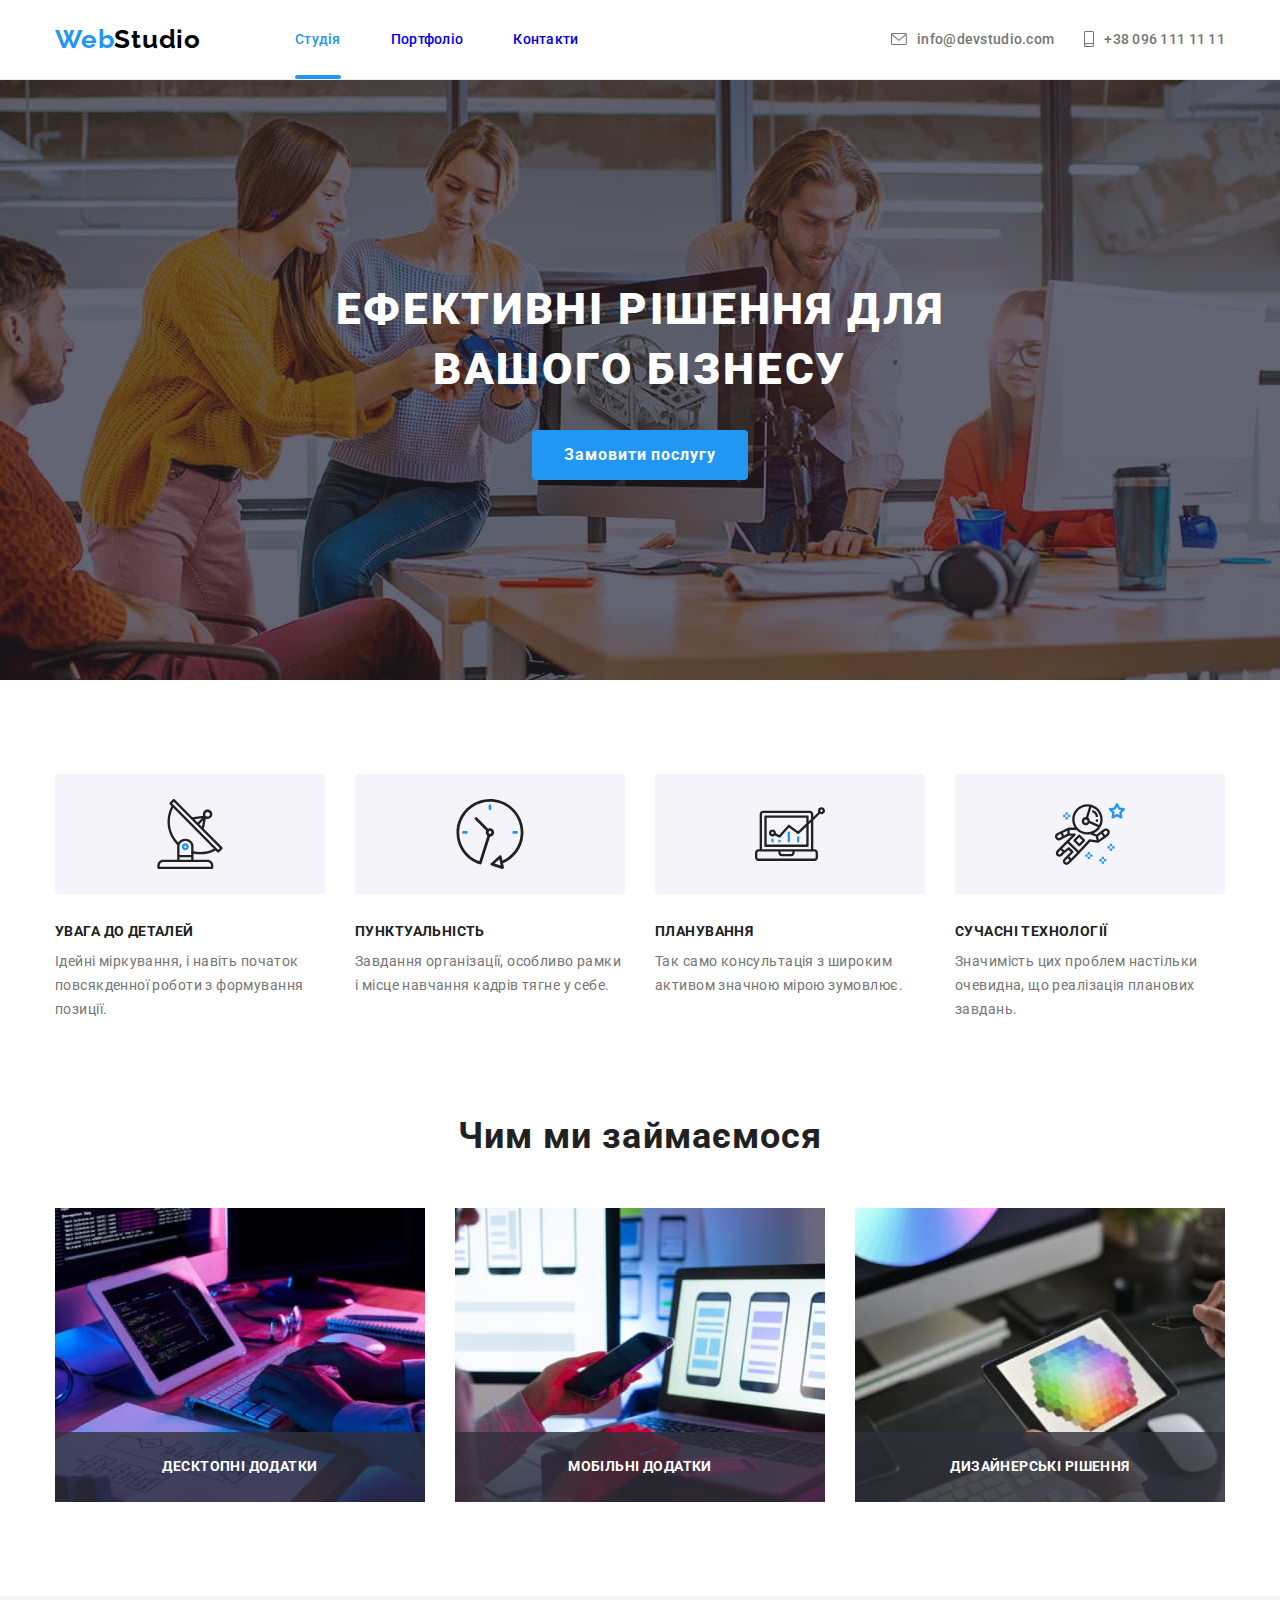
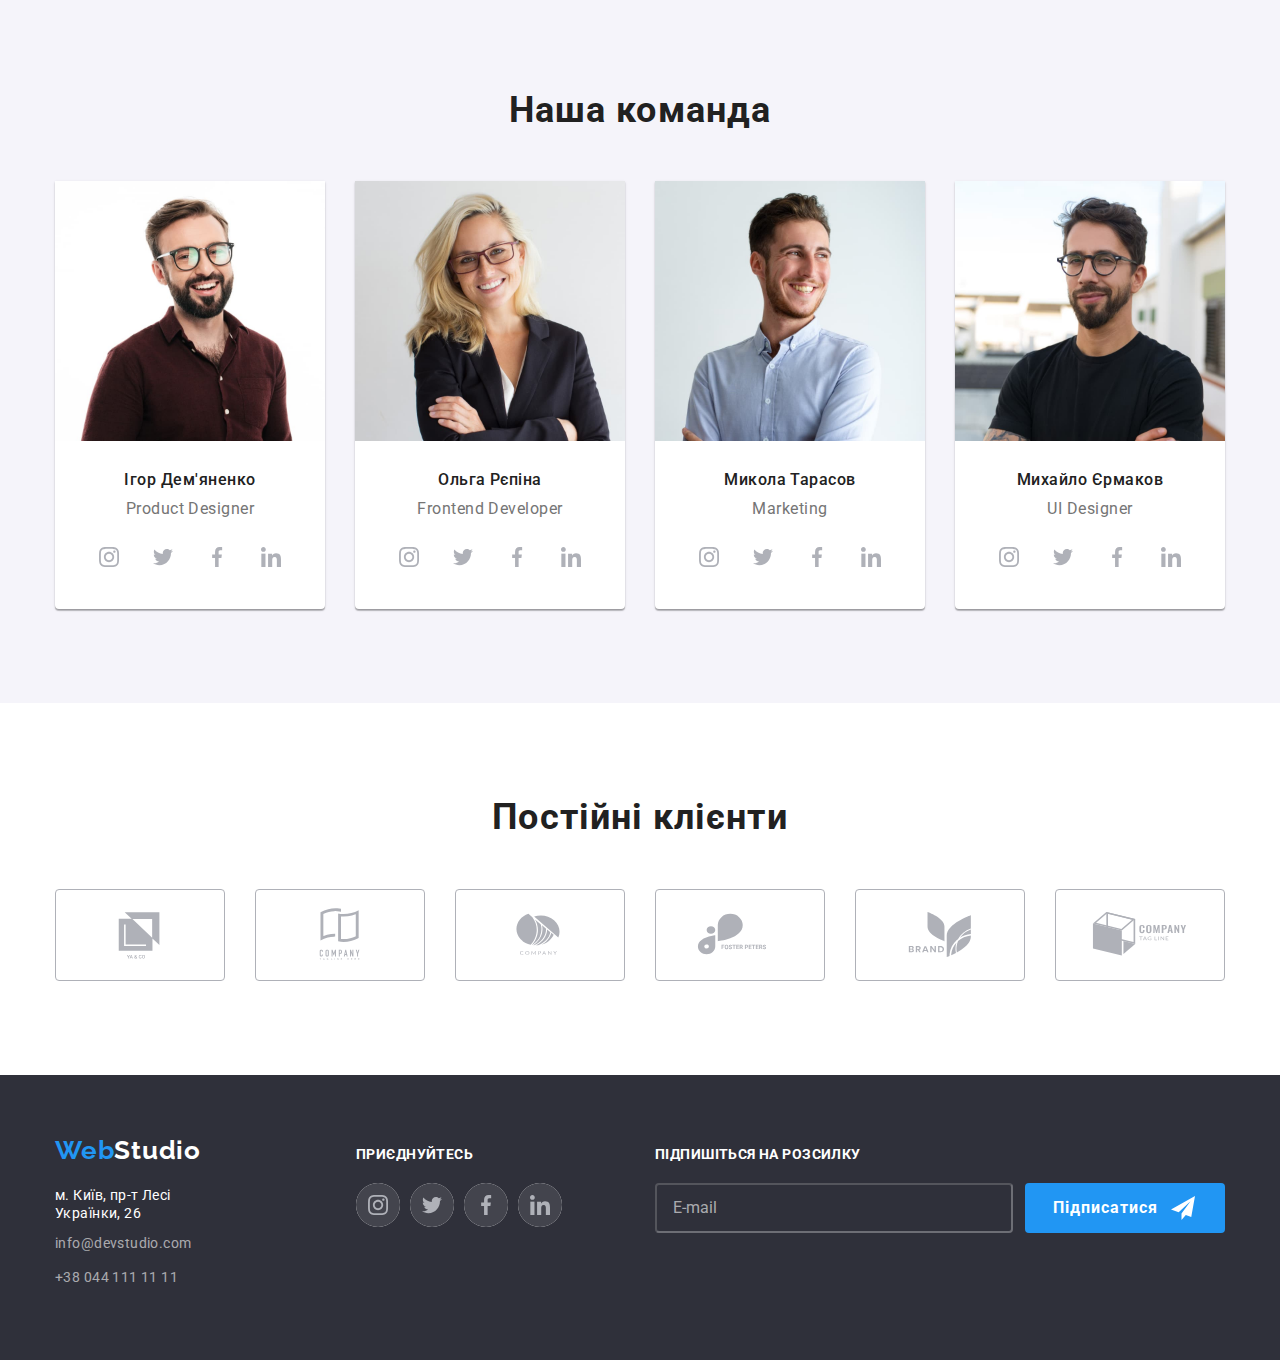
<file: index.html>
<!DOCTYPE html>
<html lang="en">
  <head>
    <meta charset="UTF-8" />
    <meta http-equiv="X-UA-Compatible" content="IE=edge" />
    <meta name="viewport" content="width=device-width, initial-scale=1.0" />
    <title>WebStudio</title>
    <link rel="preconnect" href="https://fonts.googleapis.com" />
    <link rel="preconnect" href="https://fonts.gstatic.com" crossorigin />
    <link
      href="https://fonts.googleapis.com/css2?family=Montserrat:wght@400;700&family=Raleway:wght@700&family=Roboto:wght@400;500;700;900&display=swap"
      rel="stylesheet"
    />
    <link
      rel="stylesheet"
      href="https://cdnjs.cloudflare.com/ajax/libs/modern-normalize/1.1.0/modern-normalize.min.css"
    />
    <link rel="stylesheet" href="./css/main.min.css" />
    <!-- <link rel="stylesheet" href="./css/styles.css" /> -->
  </head>

  <body>
    <header class="header">
      <div class="header__container main-nav">
        <nav class="header__navigation main-nav">
          <a class="logo link" href="./index.html">
            <span class="logo">Web</span
            ><span class="logo logo--studio">Studio</span></a
          >
          <ul class="header-list list link">
            <li class="header-list__menu">
              <a
                href="./index.html"
                class="header-list__link current link"
                >Студія</a
              >
            </li>
            <li class="header-list__menu">
              <a
                href="./portfolio.html"
                class="header-list__link link"
                >Портфоліо</a
              >
            </li>
            <li class="header-list__menu">
              <a href="#" class="header-list__link link"
                >Контакти</a
              >
            </li>
          </ul>
        </nav>
        <ul class="header-contacts list">
          <li class="header-contacts__item">
            <a
              href="mailto:info@devstudio.com"
              class="header-contacts__link link"
            >
              <svg class="header-contacts__icon">
                <use href="./images/icons.svg#icon-envelope"></use>
              </svg>
              info@devstudio.com
            </a>
          </li>
          <li class="header-contacts__item">
            <a href="tel:+380961111111" class="header-contacts__link link">
              <svg class="header-contacts__icontel">
                <use href="./images/icons.svg#icon-smartphone"></use>
              </svg>
              +38 096 111 11 11
            </a>
          </li>
        </ul>
      </div>
    </header>
    <main>
      <section class="about overlay">
        <div class="container">
          <h1 class="about__title">Ефективні рішення для вашого бізнесу</h1>
          <button data-modal-open class="about__btn" type="button">
            Замовити послугу
          </button>
        </div>
      </section>

      <section class="benefits">
        <div class="container">
          <h2 class="visually-hidden">Наші переваги</h2>
          <ul class="benefits-list list">
            <li class="benefits-list__item benefits-list__icon-ant">
              <h3 class="benefits-list__title">Увага до деталей</h3>
              <p class="benefits-list__text">
                Ідейні міркування, і навіть початок повсякденної роботи з
                формування позиції.
              </p>
            </li>
            <li class="benefits-list__item benefits-list__icon-clock">
              <h3 class="benefits-list__title">Пунктуальність</h3>
              <p class="benefits-list__text">
                Завдання організації, особливо рамки і місце навчання кадрів
                тягне у себе.
              </p>
            </li>
            <li class="benefits-list__item benefits-list__icon-diagram">
              <h3 class="benefits-list__title">Планування</h3>
              <p class="benefits-list__text">
                Так само консультація з широким активом значною мірою зумовлює.
              </p>
            </li>
            <li class="benefits-list__item benefits-list__icon-astr">
              <h3 class="benefits-list__title">Сучасні технології</h3>
              <p class="benefits-list__text">
                Значимість цих проблем настільки очевидна, що реалізація
                планових завдань.
              </p>
            </li>
          </ul>
        </div>
      </section>

      <section class="img">
        <div class="container">
          <h2 class="title title--img">Чим ми займаємося</h2>
          <ul class="img__list list">
            <li class="img__item">
              <img
                src="./images/box1.jpg"
                alt="разробка"
                width="370"
                height="294"
              />
              <div class="img__overlay-box">
                <h3 class="img__overlay-title">Десктопні додатки</h3>
              </div>
            </li>
            <li class="img__item">
              <img
                src="./images/box2.jpg"
                alt="разробкамобдодатків"
                width="370"
                height="294"
              />
              <div class="img__overlay-box">
                <h3 class="img__overlay-title">Мобільні додатки</h3>
              </div>
            </li>
            <li class="img__item">
              <img
                src="./images/box3.jpg"
                alt="дизайн"
                width="370"
                height="294"
              />
              <div class="img__overlay-box">
                <h3 class="img__overlay-title">Дизайнерські рішення</h3>
              </div>
            </li>
          </ul>
        </div>
      </section>
      <section class="staff">
        <div class="container">
          <h2 class="title title--staff">Наша команда</h2>
          <ul class="staff-list">
            <li class="staff-list__item list">
              <img
                src="./images/img1.jpg"
                alt="фото Игора Демьяненка"
                width="270"
                height="260"
              />
              <h3 class="staff-list__title">Ігор Дем'яненко</h3>
              <p class="staff-list__text" lang="en">Product Designer</p>
              <ul class="social-icons social-icons--staff list">
                <li class="social-icons__item">
                  <a href="#" class="social-icons__link">
                    <svg class="social-icons__pic">
                      <use href="./images/icons.svg#icon-instagram-2"></use>
                    </svg>
                  </a>
                </li>
                <li class="social-icons__item">
                  <a href="#" class="social-icons__link">
                    <svg class="social-icons__pic">
                      <use href="./images/icons.svg#icon-twitter-1"></use>
                    </svg>
                  </a>
                </li>
                <li class="social-icons__item">
                  <a href="#" class="social-icons__link">
                    <svg class="social-icons__pic">
                      <use href="./images/icons.svg#icon-facebook-1"></use>
                    </svg>
                  </a>
                </li>
                <li class="social-icons__item">
                  <a href="#" class="social-icons__link">
                    <svg class="social-icons__pic">
                      <use href="./images/icons.svg#icon-linkedin-1"></use>
                    </svg>
                  </a>
                </li>
              </ul>
            </li>
            <li class="staff-list__item list">
              <img
                src="./images/img2.jpg"
                alt="фото Ольги Рєпіної"
                width="270"
                height="260"
              />
              <h3 class="staff-list__title">Ольга Рєпіна</h3>
              <p class="staff-list__text" lang="en">Frontend Developer</p>
              <ul class="social-icons social-icons--staff list">
                <li class="social-icons__item">
                  <a href="#" class="social-icons__link">
                    <svg class="social-icons__pic">
                      <use href="./images/icons.svg#icon-instagram-2"></use>
                    </svg>
                  </a>
                </li>
                <li class="social-icons__item">
                  <a href="#" class="social-icons__link">
                    <svg class="social-icons__pic">
                      <use href="./images/icons.svg#icon-twitter-1"></use>
                    </svg>
                  </a>
                </li>
                <li class="social-icons__item">
                  <a href="#" class="social-icons__link">
                    <svg class="social-icons__pic">
                      <use href="./images/icons.svg#icon-facebook-1"></use>
                    </svg>
                  </a>
                </li>
                <li class="social-icons__item">
                  <a href="#" class="social-icons__link">
                    <svg class="social-icons__pic">
                      <use href="./images/icons.svg#icon-linkedin-1"></use>
                    </svg>
                  </a>
                </li>
              </ul>
            </li>
            <li class="staff-list__item list">
              <img
                src="./images/img3.jpg"
                alt="фото Миколи Тарасова"
                width="270"
                height="260"
              />
              <h3 class="staff-list__title">Микола Тарасов</h3>
              <p class="staff-list__text" lang="en">Marketing</p>
              <ul class="social-icons social-icons--staff list">
                <li class="social-icons__item">
                  <a href="#" class="social-icons__link">
                    <svg class="social-icons__pic">
                      <use href="./images/icons.svg#icon-instagram-2"></use>
                    </svg>
                  </a>
                </li>
                <li class="social-icons__item">
                  <a href="#" class="social-icons__link">
                    <svg class="social-icons__pic">
                      <use href="./images/icons.svg#icon-twitter-1"></use>
                    </svg>
                  </a>
                </li>
                <li class="social-icons__item">
                  <a href="#" class="social-icons__link">
                    <svg class="social-icons__pic">
                      <use href="./images/icons.svg#icon-facebook-1"></use>
                    </svg>
                  </a>
                </li>
                <li class="social-icons__item">
                  <a href="#" class="social-icons__link">
                    <svg class="social-icons__pic">
                      <use href="./images/icons.svg#icon-linkedin-1"></use>
                    </svg>
                  </a>
                </li>
              </ul>
            </li>
            <li class="staff-list__item list">
              <img
                src="./images/img4.jpg"
                alt="Фото Михайла Єрмакова"
                width="270"
                height="260"
              />
              <h3 class="staff-list__title">Михайло Єрмаков</h3>
              <p class="staff-list__text" lang="en">UI Designer</p>
              <ul class="social-icons social-icons--staff list">
                <li class="social-icons__item">
                  <a href="#" class="social-icons__link">
                    <svg class="social-icons__pic">
                      <use href="./images/icons.svg#icon-instagram-2"></use>
                    </svg>
                  </a>
                </li>
                <li class="social-icons__item">
                  <a href="#" class="social-icons__link">
                    <svg class="social-icons__pic">
                      <use href="./images/icons.svg#icon-twitter-1"></use>
                    </svg>
                  </a>
                </li>
                <li class="social-icons__item">
                  <a href="#" class="social-icons__link">
                    <svg class="social-icons__pic">
                      <use href="./images/icons.svg#icon-facebook-1"></use>
                    </svg>
                  </a>
                </li>
                <li class="social-icons__item">
                  <a href="#" class="social-icons__link">
                    <svg class="social-icons__pic">
                      <use href="./images/icons.svg#icon-linkedin-1"></use>
                    </svg>
                  </a>
                </li>
              </ul>
            </li>
          </ul>
        </div>
      </section>
      <section class="customers">
        <div class="container">
          <h2 class="customers__title">Постійні клієнти</h2>
          <ul class="customers-list list">
            <li class="customers-list__item">
              <a href="#" class="customers-list__link"
                ><svg class="customers-list__icon">
                  <use href="./images/icons.svg#icon-Client-1"></use>
                </svg>
              </a>
            </li>
            <li class="customers-list__item">
              <a href="#" class="customers-list__link">
                <svg class="customers-list__icon">
                  <use href="./images/icons.svg#icon-Client-2"></use>
                </svg>
              </a>
            </li>
            <li class="customers-list__item">
              <a href="#" class="customers-list__link">
                <svg class="customers-list__icon">
                  <use href="./images/icons.svg#icon-Client-3"></use>
                </svg>
              </a>
            </li>
            <li class="customers-list__item">
              <a href="#" class="customers-list__link"
                ><svg class="customers-list__icon">
                  <use href="./images/icons.svg#icon-Client-4"></use>
                </svg>
              </a>
            </li>
            <li class="customers-list__item">
              <a href="#" class="customers-list__link"
                ><svg class="customers-list__icon">
                  <use href="./images/icons.svg#icon-Client-5"></use>
                </svg>
              </a>
            </li>
            <li class="customers-list__item">
              <a href="#" class="customers-list__link"
                ><svg class="customers-list__icon">
                  <use href="./images/icons.svg#icon-Client-6"></use>
                </svg>
              </a>
            </li>
          </ul>
        </div>
      </section>
    </main>
    <footer class="footer">
      <div class="container">
        <div class="footer-box">
          <div class="footer-contacts">
            <a href="./index.html" class="logo link"
              ><span class="logo">Web</span
              ><span class="logo--studio-footer">Studio</span></a
            >
            <address class="footer-contacts">
              <ul class="footer-contacts__list list">
                <li class="footer-contacts__item">
                  <a
                    class="footer-contacts__link link"
                    href="https://goo.gl/maps/2xeQcar8ADR583f39"
                    target="_blank"
                    rel="noopener noreferrer"
                  >
                    м. Київ, пр-т Лесі Українки, 26 <br
                  /></a>
                </li>
                <li class="footer-contacts__item">
                  <a
                    class="footer-contacts__link-mail link"
                    href="mailto:info@devstudio.com"
                    >info@devstudio.com</a
                  >
                </li>
                <li class="footer-contacts__item">
                  <a class="footer-contacts__link-tel link" href="tel:+380441111111"
                    >+38 044 111 11 11</a
                  >
                </li>
              </ul>
            </address>
          </div>

          <div class="footer-social">
            <p class="footer-social__title">приєднуйтесь</p>
            <ul class="social-icons social-icons--footer list">
              <li class="social-icons__item">
                <a href="#" class="social-icons__link social-icons__link--footer">
                  <svg class="social-icons__pic">
                    <use href="./images/icons.svg#icon-instagram-2"></use>
                  </svg>
                </a>
              </li>
              <li class="social-icons__item">
                <a href="#" class="social-icons__link social-icons__link--footer">
                  <svg class="social-icons__pic">
                    <use href="./images/icons.svg#icon-twitter-1"></use>
                  </svg>
                </a>
              </li>
              <li class="social-icons__item">
                <a href="#" class="social-icons__link social-icons__link--footer">
                  <svg class="social-icons__pic">
                    <use href="./images/icons.svg#icon-facebook-1"></use>
                  </svg>
                </a>
              </li>
              <li class="social-icons__item">
                <a href="#" class="social-icons__link social-icons__link--footer">
                  <svg class="social-icons__pic">
                    <use href="./images/icons.svg#icon-linkedin-1"></use>
                  </svg>
                </a>
              </li>
            </ul>
          </div>
          <div class="footer-invite">
            <p class="footer-invite__title">Підпишіться на розсилку</p>
            <form class="footer-invite__form">
              <div class="footer-invite__wrapper">
                <label class="footer-invite__field" for="user_email">
                  <input
                    class="footer-invite__input"
                    type="email"
                    name="user_email"
                    minlength="3"
                    maxlength="25"
                    placeholder="E-mail"
                  />
                </label>
                <div class="modal-wrapper">
                  <button class="modal-btn-send-footer">Підписатися</button>
                  <svg class="footer-form-icons">
                    <use href="./images/icons.svg#icon-icon-send"></use>
                  </svg>
                </div>
              </div>
            </form>
          </div>
        </div>
      </div>
    </footer>
    <!-- ---------------------------------------------MODAL---------------------------------------->
    <div data-modal class="backdrop is-hidden">
      <div class="modal">
        <p class="modal__title">Залиште свої дані, ми вам передзвонимо</p>

        <form class="modal-form" name="modal">
          <div class="modal-group">
            <label class="modal-group__field" for="user_name"
              ><span class="modal-group__text">Ім'я</span>

              <div class="modal-group__icons">
                <input
                  class="modal-group__input"
                  type="text"
                  name="user_name"
                  required
                  minlength="2"
                  maxlength="25"
                  autofocus
                />
                <svg class="modal-group__pic">
                  <use href="./images/icons.svg#icon-person-black-18dp-1"></use>
                </svg>
              </div>
            </label>
          </div>

          <div class="modal-group">
            <label class="modal-group__field" for="user_tel"
              ><span class="modal-group__text">Телефон</span>

              <div class="modal-group__icons">
                <input class="modal-group__input" type="tel" name="user_tel" />
                <svg class="modal-group__pic">
                  <use href="./images/icons.svg#icon-phone-black-18dp-1"></use>
                </svg>
              </div>
            </label>
          </div>

          <div class="modal-group">
            <label class="modal-group__field" for="user_email">
              <span class="modal-group__text">Пошта</span>

              <div class="modal-group__icons">
                <input
                  class="modal-group__input"
                  type="email"
                  name="user_email"
                  required
                  minlength="3"
                  maxlength="25"
                />
                <svg class="modal-group__pic">
                  <use href="./images/icons.svg#icon-email-black-18dp-1"></use>
                </svg>
              </div>
            </label>
          </div>

          <div class="modal-group">
            <label class="modal-group__field" for="user_comment"
              ><span class="modal-group__text">Коментар</span>

              <textarea
                class="modal-group__textarea"
                name="user_comment"
                id="user_comment"
                cols="90"
                rows="80"
                placeholder="Введіть текст"
              ></textarea>
            </label>
          </div>
        </form>
        <form class="checkbox">
          <label class="checkbox__field">
            <input
              class="checkbox__input"
              type="checkbox"
              name="user_check"
              required
            />
            <span class="checkbox__input-noagree"></span>
            <span class="checkbox__text"
              >Погоджуюся з розсилкою та приймаю</span
            >
            <a class="checkbox__agreement link" href="#">Умови договору</a>
          </label>
        </form>
        <button data-modal-open class="modal-btn-send" type="submit">
          Відправити
        </button>
        <button data-modal-close class="modal-btn-close">
          <div class="modal-img">
            <svg class="modal-img">
              <use href="./images/icons.svg#xmark"></use>
            </svg>
          </div>
        </button>
      </div>
    </div>
    <script src="./js/modal.js"></script>
  </body>
</html>
</file>
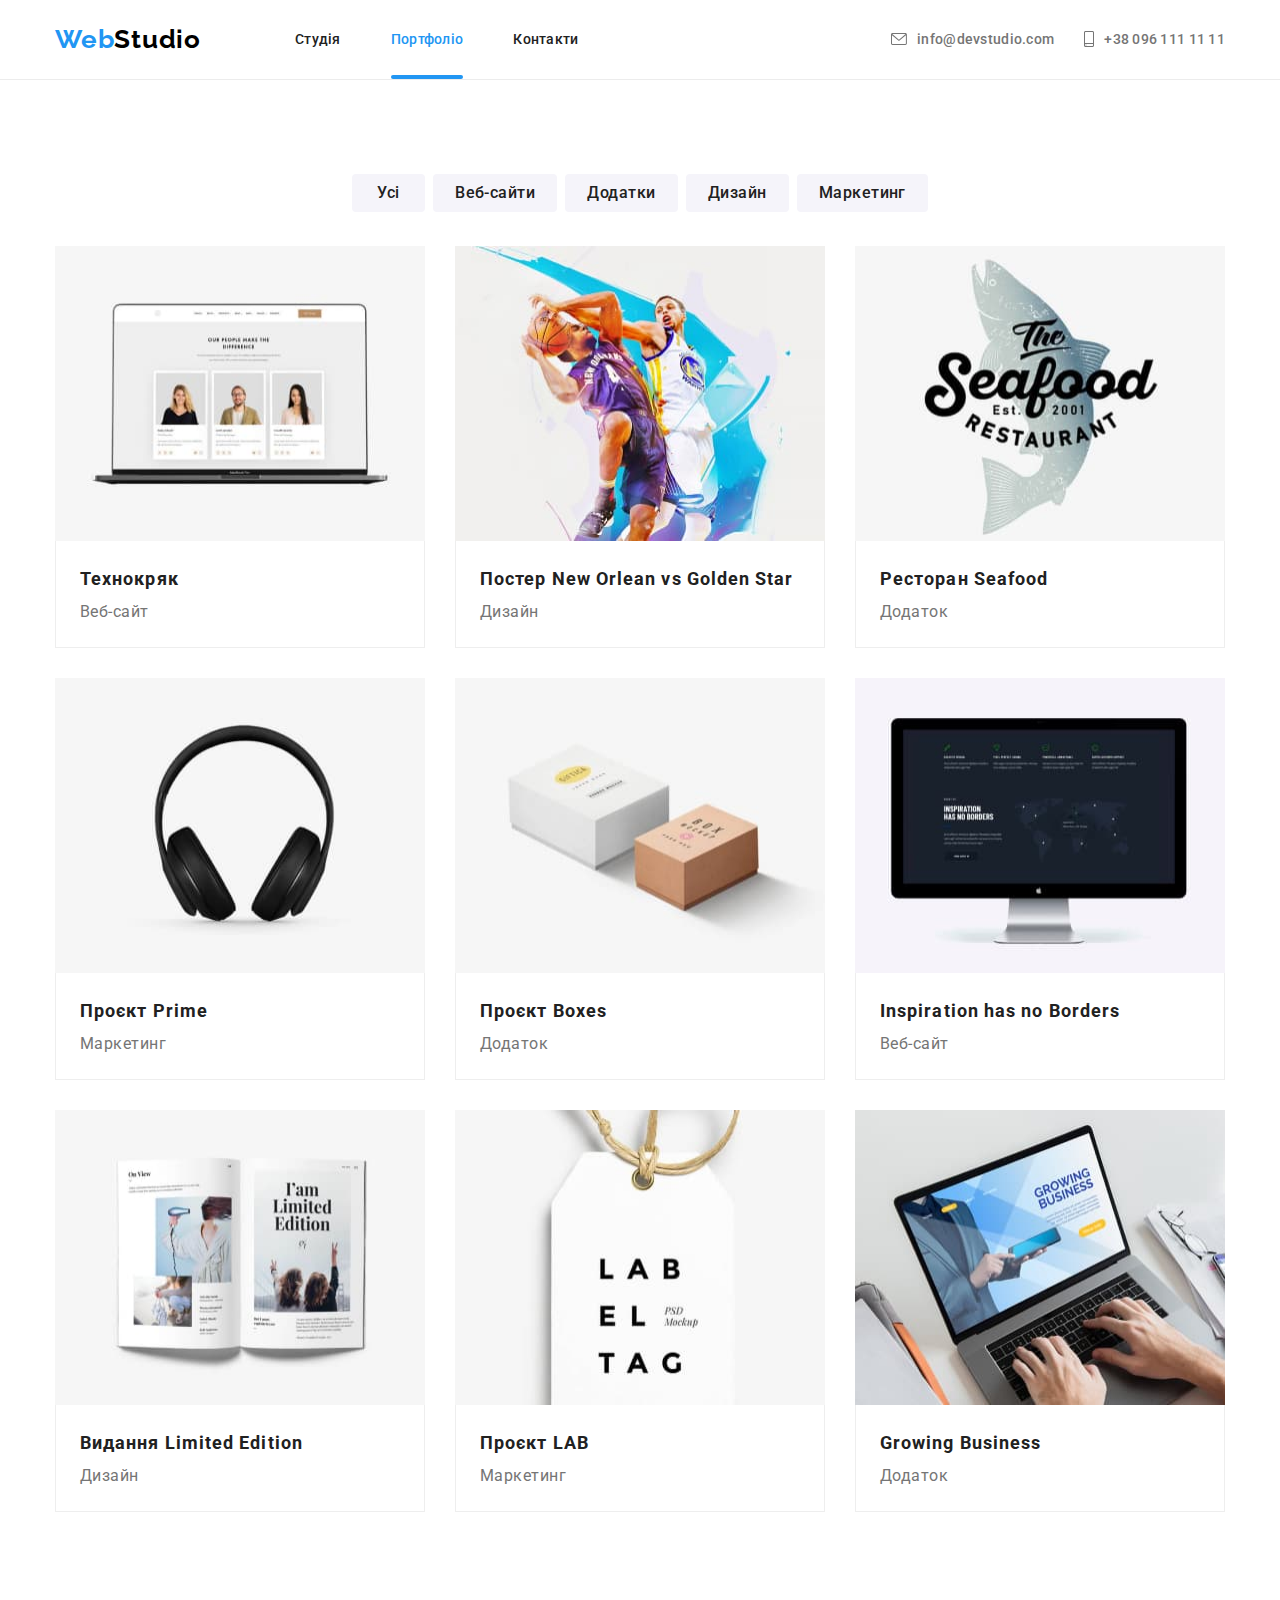
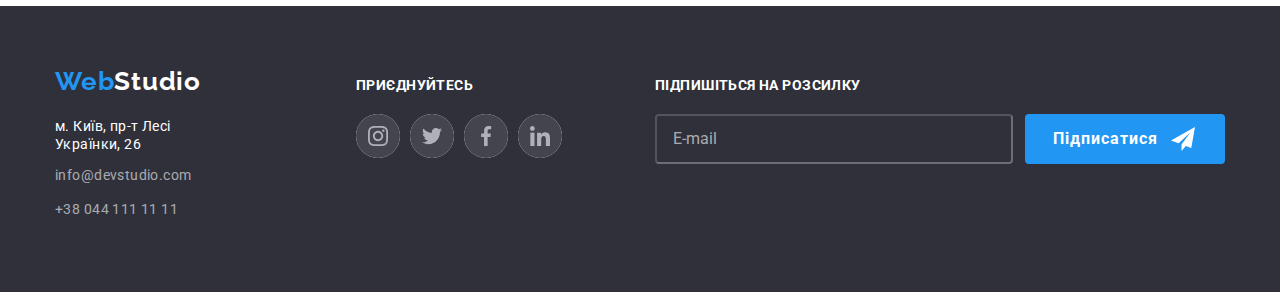
<file: portfolio.html>
<!DOCTYPE html>
<html lang="ua">
  <head>
    <meta charset="UTF-8" />
    <meta http-equiv="X-UA-Compatible" content="IE=edge" />
    <meta name="viewport" content="width=device-width, initial-scale=1.0" />
    <title>WebStudio</title>
    <link rel="preconnect" href="https://fonts.googleapis.com" />
    <link rel="preconnect" href="https://fonts.gstatic.com" crossorigin />
    <link
      href="https://fonts.googleapis.com/css2?family=Montserrat:wght@400;700&family=Raleway:wght@700&family=Roboto:wght@400;500;700;900&display=swap"
      rel="stylesheet"
    />
    <link
      rel="stylesheet"
      href="https://cdnjs.cloudflare.com/ajax/libs/modern-normalize/1.1.0/modern-normalize.min.css"
    />
    <link rel="stylesheet" href="./css/main.min.css" />
    <!-- <link rel="stylesheet" href="./css/styles.css" /> -->
  </head>

  <header class="header">
    <div class="header__container main-nav">
      <nav class="header__navigation main-nav">
        <a class="logo link" href="./index.html">
          <span class="logo">Web</span
          ><span class="logo--studio">Studio</span></a
        >
        <ul class="header-list list link">
          <li class="header-list__menu">
            <a
              href="./index.html"
              class="header-list__menu header-list__link link"
              >Студія</a
            >
          </li>
          <li class="header-list__menu">
            <a
              href="./portfolio.html"
              class="header-list__menu header-list__link current link"
              >Портфоліо</a
            >
          </li>
          <li class="header-list__menu">
            <a href="#" class="header-list__menu header-list__link link"
              >Контакти</a
            >
          </li>
        </ul>
      </nav>
      <ul class="header-contacts list">
        <li class="header-contacts__item">
          <a
            href="mailto:info@devstudio.com"
            class="header-contacts__link link"
          >
            <svg class="header-contacts__icon">
              <use href="./images/icons.svg#icon-envelope"></use>
            </svg>
            info@devstudio.com
          </a>
        </li>
        <li class="header-contacts__item">
          <a href="tel:+380961111111" class="header-contacts__link link">
            <svg class="header-contacts__icontel">
              <use href="./images/icons.svg#icon-smartphone"></use>
            </svg>
            +38 096 111 11 11
          </a>
        </li>
      </ul>
    </div>
  </header>
    <main>
      <section class="menu">
        <div class="container">
          <h1 class="menu__title">Наші роботи</h1>
          <ul class="menu-list">
            <li class="menu-list__item list">
              <button class="menu-list__btn" type="button">Усі</button>
            </li>
            <li class="menu-list__item list">
              <button class="menu-list__btn" type="button">Веб-сайти</button>
            </li>
            <li class="menu-list__item list">
              <button class="menu-list__btn" type="button">Додатки</button>
            </li>
            <li class="menu-list__item list">
              <button class="menu-list__btn" type="button">Дизайн</button>
            </li>
            <li class="menu-list__item list">
              <button class="menu-list__btn" type="button">Маркетинг</button>
            </li>
          </ul>
          <ul class="grid list">
            <li class="grid__item">
              <a class="product link" href="#">
                <img class="product__pic" src="./images/img11.jpg" alt="Технокряк" width="370" height="295" />
                <div class="product__overlay">
                  <p class="product__overlay-text">
                    Ресурс пропонує комплексні пропозиції з різним рівнем функціоналу та сервісів.
                    Все це дозволить відвідувачу отримати вичерпні відомості про компанію чи
                    приватну особу.
                  </p>
                </div>

                <div class="product-box">
                  <h2 class="product__name">Технокряк</h2>
                  <p class="product__description">Веб-сайт</p>
                </div>
              </a>
            </li>
            <li class="grid__item">
              <a class="product link" href="#">
                <img class="product__pic" src="./images/img12.jpg" alt="Постер" width="370" height="295" />
                <div class="product-box">
                  <h2 class="product__name">
                    Постер <span lang="en">New Orlean vs Golden Star</span>
                  </h2>
                  <p class="product__description">Дизайн</p>
                </div>
              </a>
            </li>
            <li class="grid__item">
              <a class="product link" href="#">
                <img class="product__pic" src="./images/img13.jpg" alt="Ресторан" width="370" height="295" />
                <div class="product-box">
                  <h2 class="product__name">Ресторан <span lang="en">Seafood</span></h2>
                  <p class="product__description">Додаток</p>
                </div>
              </a>
            </li>
            <li class="grid__item">
              <a class="product link" href="#">
                <img class="product__pic" src="./images/img14.jpg" alt="Проєкт" width="370" height="295" />
                <div class="product-box">
                  <h2 class="product__name">Проєкт <span lang="en">Prime</span></h2>
                  <p class="product__description">Маркетинг</p>
                </div>
              </a>
            </li>
            <li class="grid__item">
              <a class="product link" href="#">
                <img class="product__pic" src="./images/img15.jpg" alt="Проєкт" width="370" height="295" />
                <div class="product-box">
                  <h2 class="product__name">Проєкт <span lang="en">Boxes</span></h2>
                  <p class="product__description">Додаток</p>
                </div>
              </a>
            </li>
            <li class="grid__item">
              <a class="product link" href="#">
                <img class="product__pic" src="./images/img16.jpg" alt="Сайт" width="370" height="295" />
                <div class="product-box">
                  <h2 class="product__name" lang="en">Inspiration has no Borders</h2>
                  <p class="product__description">Веб-сайт</p>
                </div>
              </a>
            </li>
            <li class="grid__item">
              <a class="product link" href="#">
                <img class="product__pic" src="./images/img17.jpg" alt="Видання" width="370" height="295" />
                <div class="product-box">
                  <h2 class="product__name">Видання <span lang="en">Limited Edition</span></h2>
                  <p class="product__description">Дизайн</p>
                </div>
              </a>
            </li>
            <li class="grid__item">
              <a class="product link" href="#">
                <img class="product__pic" src="./images/img18.jpg" alt="Проєкт" width="370" height="295" />
                <div class="product-box">
                  <h2 class="product__name">Проєкт <span lang="en">LAB</span></h2>
                  <p class="product__description">Маркетинг</p>
                </div>
              </a>
            </li>
            <li class="grid__item">
              <a class="product link" href="#">
                <img class="product__pic" src="./images/img19.jpg" alt="Додаток" width="370" height="295" />
                <div class="product-box">
                  <h2 class="product__name" lang="en">Growing Business</h2>
                  <p class="product__description">Додаток</p>
                </div>
              </a>
            </li>
          </ul>
        </div>
      </section>
    </main>
    <footer class="footer">
      <div class="container">
        <div class="footer-box">
          <div class="footer-contacts">
            <a href="./index.html" class="logo link"
              ><span class="logo">Web</span
              ><span class="logo--studio-footer">Studio</span></a
            >
            <address class="footer-contacts">
              <ul class="footer-contacts__list list">
                <li class="footer-contacts__item">
                  <a
                    class="footer-contacts__link link"
                    href="https://goo.gl/maps/2xeQcar8ADR583f39"
                    target="_blank"
                    rel="noopener noreferrer"
                  >
                    м. Київ, пр-т Лесі Українки, 26 <br
                  /></a>
                </li>
                <li class="footer-contacts__item">
                  <a
                    class="footer-contacts__link-mail link"
                    href="mailto:info@devstudio.com"
                    >info@devstudio.com</a
                  >
                </li>
                <li class="footer-contacts__item">
                  <a class="footer-contacts__link-tel link" href="tel:+380441111111"
                    >+38 044 111 11 11</a
                  >
                </li>
              </ul>
            </address>
          </div>

          <div class="footer-social">
            <p class="footer-social__title">приєднуйтесь</p>
            <ul class="social-icons social-icons--footer list">
              <li class="social-icons__item">
                <a href="#" class="social-icons__link social-icons__link--footer">
                  <svg class="social-icons__pic">
                    <use href="./images/icons.svg#icon-instagram-2"></use>
                  </svg>
                </a>
              </li>
              <li class="social-icons__item">
                <a href="#" class="social-icons__link social-icons__link--footer">
                  <svg class="social-icons__pic">
                    <use href="./images/icons.svg#icon-twitter-1"></use>
                  </svg>
                </a>
              </li>
              <li class="social-icons__item">
                <a href="#" class="social-icons__link social-icons__link--footer">
                  <svg class="social-icons__pic">
                    <use href="./images/icons.svg#icon-facebook-1"></use>
                  </svg>
                </a>
              </li>
              <li class="social-icons__item">
                <a href="#" class="social-icons__link social-icons__link--footer">
                  <svg class="social-icons__pic">
                    <use href="./images/icons.svg#icon-linkedin-1"></use>
                  </svg>
                </a>
              </li>
            </ul>
          </div>
          <div class="footer-invite">
            <p class="footer-invite__title">Підпишіться на розсилку</p>
            <form class="footer-invite__form">
              <div class="footer-invite__wrapper">
                <label class="footer-invite__field" for="user_email">
                  <input
                    class="footer-invite__input"
                    type="email"
                    name="user_email"
                    minlength="3"
                    maxlength="25"
                    placeholder="E-mail"
                  />
                </label>
                <div class="modal-wrapper">
                  <button class="modal-btn-send-footer">Підписатися</button>
                  <svg class="footer-form-icons">
                    <use href="./images/icons.svg#icon-icon-send"></use>
                  </svg>
                </div>
              </div>
            </form>
          </div>
        </div>
      </div>
    </footer>
  </body>
</html>
</file>
<file: css/styles.css>
/* :root {
  --first-title-color: #ffffff;
  --second-title-color: #212121;
  --first-btn-background-color: #2196f3;
  --second-btn-background-color: #f5f4fa;
} */
/* body {
  font-family: 'Roboto', sans-serif;
  background-color: #ffffff;
} */
/* .list {
  list-style: none;
  padding: 0;
  margin: 0;
}
.link {
  text-decoration: none;
} */
/* img {
  display: block;
} */
/* .container {
  width: 1200px;
  padding-left: 15px;
  padding-right: 15px;
  margin-left: auto;
  margin-right: auto;
} */
/* h1,
h2,
h3,
p {
  margin: 0px;
}
ul,
ol {
  margin: 0px;
  padding: 0px;
}
button {
  padding: 0px;
  border: none;
} */
/*-------------------------------------Header------------------------------------------------*/
/* .header {
  background-color: #ffffff;
  border-bottom: 1px solid#ECECEC;
  height: 80px;
}
.header__container {
  width: 1200px;
  padding-left: 15px;
  padding-right: 15px;
  padding-top: 24px;
  padding-bottom: 24px;
  margin-left: auto;
  margin-right: auto;
}
.main-nav {
  display: flex;
  align-items: center;
  justify-content: space-between;
}

.header__logo {
  font-family: 'Raleway';
  font-weight: 700;
  font-size: 26px;
  line-height: 1.19;
  letter-spacing: 0.03em;
  color: #2196f3;
}
.header__logo--studio {
  color: black;
}

.header-list {
  display: flex;
  margin-left: 94px;
}
.header-list__menu {
  font-weight: 500;
  font-size: 14px;
  line-height: calc(16 / 14);
  letter-spacing: 0.02em;
  color: #212121;
  margin-right: 50px;

  transition: color 250ms cubic-bezier(0.4, 0, 0.2, 1);
}
.header-list__link {
  position: relative;

  padding-top: 32px;
  padding-bottom: 32px;
  padding-left: 0;
  padding-right: 0;
}
.header-list__menu:last-child {
  margin-right: 0px;
}
.current {
  color: #2196f3;
}
.header-list__menu:hover {
  color: #2196f3;
}
.header-list__menu:focus {
  color: #2196f3;
}
.current::after {
  position: absolute;
  content: '';
  bottom: 0;
  left: 0;
  display: block;
  width: 100%;
  height: 4px;
  border-radius: 2px 2px;

  background-color: #2196f3;
}

.header-contacts {
  display: flex;
  margin-left: auto;
}
.header-contacts__item {
  margin-left: 30px;
  margin-right: 0px;
}

.header-contacts__link {
  display: flex;
  justify-content: center;
  align-items: center;
  font-weight: 500;
  font-size: 14px;
  line-height: calc(16 / 14);
  letter-spacing: 0.02em;
  color: #757575;

  transition: color 250ms cubic-bezier(0.4, 0, 0.2, 1);
}

.header-contacts__item:last-child {
  margin-right: 0px;
}

.header-contacts__link:hover,
.header-contacts__link:focus {
  color: #2196f3;
}

.header-contacts__icon {
  width: 16px;
  height: 12px;
  fill: currentColor;
  background: #ffffff;
  margin-right: 10px;
}

.header-contacts__icontel {
  width: 10px;
  height: 16px;
  fill: currentColor;
  background: #ffffff;
  margin-right: 10px;
} */
/*-------------------------------------main page------------------------------------------------*/

/*-------------------------------------about----------------------------------------------------*/
/* .about {
  padding-top: 200px;
  padding-bottom: 200px;
  background-color: #2f303a;
}
.overlay {
  max-width: 1600px;
  height: 600px;
  margin-left: auto;
  margin-right: auto;
  background-image: linear-gradient(
      to right,
      rgba(47, 48, 58, 0.4),
      rgba(47, 48, 58, 0.4)
    ),
    url(../images/Img20.jpg);
  background-repeat: no-repeat;
  background-position: center;
  background-size: cover;
}
/* .about-container {
  text-align: center;
  margin-top: 0px;
/* } */
/* .about__title {
  font-weight: 900;
  font-size: 44px;
  line-height: 1.36;
  text-align: center;
  letter-spacing: 0.06em;
  text-transform: uppercase;
  color: var(--first-title-color);
  margin-top: 0px;
  margin-bottom: 0px;
  width: 690px;
  margin-left: auto;
  margin-right: auto;
}
.about__btn {
  background: var(--first-btn-background-color);
  padding: 10px 32px;
  font-weight: 700;
  font-size: 16px;
  line-height: 1.88;
  display: flex;
  align-items: center;
  text-align: center;
  letter-spacing: 0.06em;
  color: #ffffff;
  margin-top: 30px;
  margin-left: auto;
  margin-right: auto;
  border: 0;
  border-radius: 4px;
  cursor: pointer;

  transition: background-color 250ms cubic-bezier(0.4, 0, 0.2, 1);
}
.about__btn:hover {
  background-color: #0f7fdb;
}
.about__btn:focus {
  background-color: #0f7fdb;
}  */

/*-------------------------------------Benefits-------------------------------------------*/
/* .benefits {
  background-color: #ffffff;
  padding-top: 94px;
  padding-bottom: 0;
  margin-top: 0px;
  margin-bottom: 94px;
}

.visually-hidden {
  position: absolute;
  white-space: nowrap;
  width: 1px;
  height: 1px;
  overflow: hidden;
  border: 0;
  padding: 0;
  clip: rect(0 0 0 0);
  clip-path: inset(50%);
  margin: -1px;
}
.benefits-list {
  display: flex;
  margin-top: 0px;
  margin-bottom: 0px;
}
.benefits-list__item:last-child {
  margin-right: 0px;
}
.benefits-list__item::before {
  content: '';
  display: block;
  background-color: #f5f4fa;
  border-radius: 4px;
  height: 120px;
  background-repeat: no-repeat;
  background-size: 70px 70px;
  background-position: center;
  margin-bottom: 30px;
}
.benefits-list__item {
  width: 270px;
  margin-right: 30px;
}
.benefits-list__title {
  font-weight: 700;
  font-size: 14px;
  line-height: 1.14;
  letter-spacing: 0.03em;
  text-transform: uppercase;
  color: var(--second-title-color);
  margin-top: 0px;
  margin-bottom: 0px;
}

.benefits-list__icon-ant::before {
  background-image: url(../images/antenna\ 1.svg);
}
.benefits-list__icon-clock::before {
  background-image: url(../images/clock\ 1.svg);
}
.benefits-list__icon-diagram::before {
  background-image: url(../images/diagram\ 1.svg);
}
.benefits-list__icon-astr::before {
  background-image: url(../images/astronaut\ 1.svg);
}

.benefits-list__text {
  font-size: 14px;
  line-height: 1.71;
  letter-spacing: 0.03em;
  color: #757575;
  margin-top: 10px;
} */
/*----------------------------------------img-----------------------------------------*/
/* .img {
  background: #ffffff;
  padding-top: 0px;
  padding-bottom: 94px;
}

.img__title {
  font-weight: 700;
  font-size: 36px;
  line-height: 1.16;
  text-align: center;
  letter-spacing: 0.03em;
  color: var(--second-title-color);
  margin-top: 0px;
  margin-bottom: 50px;
}
.img__list {
  display: flex;
  margin-top: 0px;
  /*margin-bottom: 94px; */
/* }
.img__item {
  position: relative;
  width: 370px;
  margin-right: 30px;
}
.img__item:only-child {
  margin-right: 0;
}

.img__overlay-box {
  position: absolute;
  bottom: 0;
  display: flex;
  width: 100%;
  height: 70px;
  align-items: center;
  justify-content: center;
  background-color: rgba(47, 48, 58, 0.8);
}

.img__overlay-title {
  color: #ffffff;
  text-transform: uppercase;
  font-weight: 700;
  font-size: 14px;
  line-height: 1.14;
  letter-spacing: 0.03em;
  text-align: center;
} */ */

/*--------------------------------------staff------------------------------------------------*/
/* .staff {
  background-color: #f5f4fa;
  padding-top: 94px;
  padding-bottom: 94px;
}

.staff__title-top {
  font-weight: 700;
  font-size: 36px;
  line-height: 1.16;
  text-align: center;
  letter-spacing: 0.03em;
  color: var(--second-title-color);
  margin-top: 0px;
  margin-bottom: 0px;
}
.staff-list {
  display: flex;
  margin-top: 50px;
  justify-content: center;
}
.staff-list__item {
  width: 270px;
  margin-right: 30px;
  background-color: #ffffff;
  box-shadow: 0px 1px 3px rgba(0, 0, 0, 0.12), 0px 1px 1px rgba(0, 0, 0, 0.14),
    0px 2px 1px rgba(0, 0, 0, 0.2);
  border-radius: 0px 0px 4px 4px;
}
.staff-list__item:last-child {
  margin-right: 0;
}
.staff-list__title {
  font-family: 'Roboto';
  font-style: normal;
  font-weight: 500;
  font-size: 16px;
  line-height: 1.18;
  letter-spacing: 0.03em;
  color: var(--second-title-color);
  text-align: center;
  margin-top: 0px;
  margin-bottom: 0px;
  padding-top: 30px;
}
.staff-list__text {
  font-weight: 400;
  font-size: 16px;
  line-height: 1.18;
  letter-spacing: 0.03em;
  color: #757575;
  text-align: center;
  margin-top: 10px;
  margin-bottom: 16px;
  padding-bottom: 0px;
}
.staff-icons {
  display: flex;
  gap: 10px;
  padding-left: 32px;
  padding-right: 32px;
  margin-bottom: 30px;
}
.staff-icons__item {
  width: 44px;
  height: 44px;
  border-radius: 50%;
  background-color: #ffffff;
}
.staff-icons__link {
  display: flex;
  justify-content: center;
  align-items: center;
  border-radius: 50%;

  width: 100%;
  height: 100%;

  transition: background-color 250ms cubic-bezier(0.4, 0, 0.2, 1);
}
.staff-icons__link:hover {
  background-color: #2196f3;
}

.staff-icons__pic {
  fill: #afb1b8;
  width: 20px;
  height: 20px;

  transition: fill 250ms cubic-bezier(0.4, 0, 0.2, 1);
}
.staff-icons__link:hover .staff-icons__pic {
  fill: #ffffff;
} */
/*-------------------------------------Customers------------------------------------------------*/
/* .customers {
  background-color: #ffffff;
  padding-top: 94px;
  padding-bottom: 94px;
  margin-left: auto;
  margin-right: auto;
}

.customers__title {
  font-weight: 700;
  font-size: 36px;
  line-height: 1.16;
  text-align: center;
  letter-spacing: 0.03em;
  color: var(--second-title-color);
  margin-top: 0px;
  margin-bottom: 0px;
}
.customers-list {
  display: flex;
  flex-wrap: wrap;
  gap: 30px;
  padding-bottom: 0px;
  padding-top: 50px;
}
.customers-list__item {
  height: 92px;
  width: calc((100% - 30px * 5) / 6);
}

.customers-list__link {
  display: flex;
  justify-content: center;
  align-items: center;
  text-align: center;
  width: 100%;
  height: 100%;
  border: 1px solid #afb1b8;
  border-radius: 4px;
  background-color: #ffffff;

  transition: border-color 250ms cubic-bezier(0.4, 0, 0.2, 1);
}
.customers-list__link:hover {
  border-color: #2196f3;
}
.customers-list__link:hover .customers-list__icon {
  fill: #2196f3;
}
.customers-list__icon {
  width: 106px;
  height: 60px;
  fill: #afb1b8;

  transition: fill 250ms cubic-bezier(0.4, 0, 0.2, 1);
} */

/*-------------------------------------Portfolio------------------------------------------------*/
/*-------------------------------------menu------------------------------------------------*/
/* .menu {
  padding-top: 94px;
  padding-bottom: 94px;
  background-color: #ffffff;
}
.menu__title {
  position: absolute;
  white-space: nowrap;
  width: 1px;
  height: 1px;
  overflow: hidden;
  border: 0;
  padding: 0;
  clip: rect(0 0 0 0);
  clip-path: inset(50%);
  margin: -1px;
}
.menu-list {
  display: flex;
  justify-content: center;

  margin-bottom: 34px;
}
.menu-list__item {
  margin-right: 8px;
  margin-bottom: 0px;
}
.menu-list__item:last-child {
  margin-right: 0px;
}

.menu-list__btn {
  display: inline-block;
  font-family: inherit;
  font-weight: 500;
  font-size: 16px;
  line-height: 1.62;
  text-align: center;
  letter-spacing: 0.03em;
  color: #212121;
  background-color: #f5f4fa;
  border-radius: 4px;
  padding: 6px 22px;
  min-width: 73px;
  border: none;
  cursor: pointer;

  transition: background-color 250ms cubic-bezier(0.4, 0, 0.2, 1),
    color 250ms cubic-bezier(0.4, 0, 0.2, 1);
}
.menu-list__btn:hover {
  background-color: var(--first-btn-background-color);
  color: #ffffff;
}
.menu-list__btn:focus {
  background-color: #f5f4fa;
  color: #000;
} */
/*---------------------------------------projects-------------------------------------------*/
/* .grid {
  display: flex;
  flex-wrap: wrap;
  gap: 30px;
}
.grid__item {
  width: 370px;
  background-color: #ffffff;

  transition: transform 250ms cubic-bezier(0.4, 0, 0.2, 1);
}

.grid__item:nth-child(3n) {
  margin-right: 0px;
}
.grid__item:nth-last-child(-n + 3) {
  margin-bottom: 0px;
}
.grid__item:hover .product__overlay {
  transform: translateX(0%);
}
.grid__item:hover .product__overlay-text {
  transform: translateX(0%);
} */
/* 
.product__overlay {
  position: absolute;
  top: 0;
  left: 0;
  display: block;
  width: 370px;
  height: 295px;
  background-color: rgba(33, 150, 243, 0.9);

  transform: translateY(100%);
  transition: transform 250ms cubic-bezier(0.4, 0, 0.2, 1);
} */
/* .product {
  position: relative;
  display: block;
  overflow: hidden;

  transition: box-shadow 250ms cubic-bezier(0.4, 0, 0.2, 1);
}

.product:hover {
  box-shadow: 0px 1px 1px rgba(0, 0, 0, 0.12), 0px 4px 4px rgba(0, 0, 0, 0.06),
    1px 4px 6px rgba(0, 0, 0, 0.16);
} */
/* .product__overlay-text {
  display: block;
  color: #ffffff;
  font-weight: 400;
  font-size: 18px;
  line-height: 1.33;
  text-align: left;
  letter-spacing: 0.03em;

  padding: 63px 24px;
  overflow: hidden;

  opacity: 1;
  transform: translateY(100%);
  transition: transform 250ms cubic-bezier(0.4, 0, 0.2, 1);
} */

/* .product-box {
  position: relative;

  border: 1px solid#EEEEEE;
  background-color: white;
  border-top: 0;
  padding: 20px 0;
}

.product__name {
  font-weight: 700;
  font-size: 18px;
  line-height: 2;
  letter-spacing: 0.06em;
  color: var(--second-title-color);
  padding-left: 24px;
  padding-left: 24px;
}
.product__description {
  font-weight: 400;
  font-size: 16px;
  line-height: calc(30 / 16);
  letter-spacing: 0.03em;
  color: #757575;
  padding-left: 24px;
  padding-left: 24px;
} */
/*-------------------------------------------------------Footer----------------------------------*/
/* .footer {
  background-color: #2f303a;
  padding-top: 60px;
  padding-bottom: 60px;
}
.footer-box {
  display: flex;
  align-items: baseline;
}
.footer-contacts {
  margin-right: 70px;
}

.footer-logo {
  font-family: 'Raleway';
  font-weight: 700;
  font-size: 26px;
  line-height: 1.19;
  letter-spacing: 0.03em;
  color: #2196f3;
  display: inline-block;
}
.footer-logo-s {
  color: black;
  display: inline-block;
}

.footer-contacts__link:hover {
  color: #2196f3;
}
.footer-contacts__link:focus {
  color: #2196f3;
}
.footer-contacts__link-mail:hover {
  color: #2196f3;
}
.footer-contacts__link-mail:focus {
  color: #2196f3;
}
.footer-contacts__link-tel:hover {
  color: #2196f3;
}
.footer-contacts__link-tel:focus {
  color: #2196f3;
}
.footer-contacts__link {
  font-style: normal;
  font-size: 14px;
  line-height: 1.17;
  letter-spacing: 0.03em;
  color: #ffffff;

  transition: color 250ms cubic-bezier(0.4, 0, 0.2, 1);
}
.footer-contacts__link-mail {
  font-style: normal;
  font-size: 14px;
  line-height: 1.71;
  letter-spacing: 0.03em;
  color: rgba(255, 255, 255, 0.6);

  transition: color 250ms cubic-bezier(0.4, 0, 0.2, 1);
} */
/* .footer-contacts__link-tel {
  font-style: normal;
  font-size: 14px;
  line-height: 1.71;
  letter-spacing: 0.03em;
  color: rgba(255, 255, 255, 0.6);

  transition: color 250ms cubic-bezier(0.4, 0, 0.2, 1);
}
.footer-contacts__logo {
  color: #2196f3;
}
.footer-contacts__logo--studio {
  color: #ffffff;
}
.footer-contacts__list {
  display: inline-block;
  margin-top: 20px;
  padding-left: 0px;
}
.footer-contacts__item {
  margin-bottom: 10px;
}
.footer-social {
  margin-right: 93px;
}
.footer-invite__title {
  font-weight: 700;
  font-size: 14px;
  line-height: 1.14;
  text-align: left;
  letter-spacing: 0.03em;
  color: var(--first-title-color);
  text-transform: uppercase;
  margin-top: 0px;
  margin-bottom: 20px; */
/* }
/* .social-list {
  display: flex;
  gap: 10px;
  /* padding-left: 32px;
  padding-right: 32px; */
  /* margin-bottom: 30px; */
/* }  */
/* .footer-social__title {
  font-weight: 700;
  font-size: 14px;
  line-height: 1.14;
  text-align: left;
  letter-spacing: 0.03em;
  color: var(--first-title-color);
  text-transform: uppercase;
  margin-top: 0px;
  margin-bottom: 20px;
} */
/* .social-list__item {
  width: 44px;
  height: 44px;
  border-radius: 50%;
  background-color: #43444d;
}

.social-list__icon {
  fill: #eeeeee;
  width: 20px;
  height: 20px;
}

.footer-invite__wrapper {
  display: flex;
  align-items: center;
  justify-content: center;
  gap: 12px;
/* } */
/* .footer-invite__input {
  width: 358px;
  height: 50px;
  color: #eeeeee;
  border-color: rgba(255, 255, 255, 0.3);
  background-color: transparent;
  border-radius: 4px;
  padding-left: 16px;
}
.footer-invite__input::placeholder {
  color: rgba(255, 255, 255, 0.6);
  padding-top: 15px;
  padding-bottom: 15px;
} */
/* .modal-wrapper {
  position: relative; */
/* }
.modal-btn-send-footer {
  background: var(--first-btn-background-color);
  width: 200px;
  padding-top: 10px;
  padding-bottom: 10px;
  padding-left: 28px;
  padding-right: 0px;

  font-weight: 700;
  font-size: 16px;
  line-height: 1.87;
  display: inline-flex;
  align-items: center;
  text-align: center;
  letter-spacing: 0.06em;
  color: #ffffff;
  margin-top: 0px;
  margin-left: auto;
  margin-right: auto;
  border: 0;
  border-radius: 4px;
  cursor: pointer;

  transform: background-color 250ms cubic-bezier(0.4, 0, 0.2, 1);
}
.modal-btn-send-footer:hover {
  background-color: #0f7fdb;
} */
/* .footer-form-icons {
  position: absolute;
  bottom: 50%;
  right: 15%;
  transform: translateY(50%);

  display: block;
  width: 24px;
  height: 24px;
  fill: #eeeeee;

  margin-left: 10px;
}  */
/*---------------------------------------------modal---------------------------------------------------*/
/* .backdrop {
  position: fixed;
  top: 0;
  left: 0;
  width: 100%;
  height: 100%;
  background-color: rgba(0, 0, 0, 0.2);

  opacity: 1;
  transition: opacity 250ms cubic-bezier(0.4, 0, 0.2, 1);
}
.backdrop.is-hidden {
  opacity: 0;
  visibility: visible;
  pointer-events: none;
}
.backdrop.is-hidden .modal {
  transform: translate(-50%, -50%) scale(0.9);
}

.modal {
  position: absolute;
  top: 50%;
  left: 50%;
  width: 528px;
  height: 581px;
  background-color: #ffffff;
  border-radius: 4px;
  padding: 40px;

  transform: translate(-50%, -50%) scale(1);
  transition: transform 250ms cubic-bezier(0.4, 0, 0.2, 1);
}
.modal-btn-close {
  position: absolute;
  top: 8px;
  right: 8px;
  width: 30px;
  height: 30px;
  border: 1px solid rgba(0, 0, 0, 0.1);
  border-radius: 50%;
  background-color: #ffffff;
  cursor: pointer;
}
.modal-img {
  display: flex;
  justify-content: center;
  align-items: center;
  width: 18px;
  height: 18px;
  fill: #000000;
  margin-left: auto;
  margin-right: auto;
}

/*---------------------------------------------modal form---------------------------------------------------*/
/* .modal__title {
  text-align: center;

  font-weight: 700;
  font-size: 20px;
  line-height: 1.15;
  letter-spacing: 0.03em;
  color: #212121;
  margin-bottom: 12px;
}

.modal-group__field {
  display: block;
  margin-bottom: 10px;
} */
/* .modal-group__input {
  width: 100%;
  height: 40px;
  background-color: transparent;
  padding-left: 42px;
  border: 1px solid rgba(33, 33, 33, 0.2);
  border-radius: 4px;
  font-size: 12px;
  line-height: calc(1 / 12);
  letter-spacing: 0.01em;
  margin-top: 4px;

  transition: outline-color 250ms cubic-bezier(0.4, 0, 0.2, 1),
    fill 250ms cubic-bezier(0.4, 0, 0.2, 1);
}
.modal-group__input:focus {
  outline-color: #2196f3;
}
.modal-group__input:focus + .modal-group__pic {
  fill: #2196f3;
}

.modal-group__text {
  font-weight: 400;
  font-size: 12px;
  line-height: 1;
  letter-spacing: 0.01em;
  color: #757575;
  text-align: left;
}
.modal-group__textarea {
  resize: none;
  max-width: 448px;
  max-height: 120px;
  border-color: rgba(33, 33, 33, 0.2);
  font-size: 12px;
  line-height: calc(1 / 12);
  letter-spacing: 0.01em;
  border-radius: 4px;
  padding: 12px 16px;
}
.modal-group__textarea:focus {
  outline-color: #2196f3;
} */
/* .modal-group__textarea::placeholder {
  font-weight: 400;
  font-size: 12px;
  line-height: calc(1 / 12);
  letter-spacing: 0.01em;
  text-align: left;
  color: rgba(117, 117, 117, 0.5);
  text-align: left;
}
.checkbox {
  margin-top: 20px;
}

.checkbox__input {
  appearance: none;
}
.checkbox__input-noagree {
  position: absolute;
  top: 50%;
  left: 5%;
  transform: translateY(-50%);
  display: inline-block;
  width: 16px;
  height: 15px;
  border-radius: 4px;
  border: 2px solid#212121;
}

.checkbox__input:checked + .checkbox__input-noagree {
  background-image: url(../images/icon\ check.svg);
  background-color: #2196f3;
  fill: #ffffff;
  background-size: contain;
  background-origin: border-box;
  background-position: center;
  border-color: #2196f3;
}

.checkbox__field {
  position: relative;
  display: flex;
  justify-content: center;
  align-items: center;
  gap: 7px;
}
.checkbox__text {
  font-weight: 400;
  font-size: 14px;
  line-height: 1;
  letter-spacing: 0.01em;
  color: #757575;
  text-align: left;
} */
/* .checkbox__agreement {
  font-weight: 400;
  font-size: 14px;
  line-height: 1.71;
  letter-spacing: 0.01em;
  color: #2196f3;
  border-bottom: 1px solid #2196f3;
  text-underline-position: 1px, under;
  text-align: left;
}
.modal-group__icons {
  position: relative;
  display: block;
}
.modal-group__pic {
  position: absolute;
  top: 50%;
  left: 12px;
  width: 18px;
  height: 18px;

  transform: translateY(-50%);
}
.modal-btn-send {
  background: var(--first-btn-background-color);
  padding: 10px 52px;
  font-weight: 700;
  font-size: 16px;
  line-height: 1.87;
  display: flex;
  align-items: center;
  text-align: center;
  letter-spacing: 0.06em;
  color: #ffffff;
  margin-top: 30px;
  margin-left: auto;
  margin-right: auto;
  border: 0;
  border-radius: 4px;
  cursor: pointer;
  transition: background-color 250ms cubic-bezier(0.4, 0, 0.2, 1);
} */

/* .modal-btn-send:hover {
  background-color: #0f7fdb;
}
.modal-btn-send:focus {
  background-color: #0f7fdb;
} */
</file>
<file: css/main.min.css>
:root{--first-title-color: #ffffff;--second-title-color: #212121;--first-btn-background-color: #2196f3;--second-btn-background-color: #f5f4fa}h1,h2,h3,p{margin:0px}ul,ol{margin:0px;padding:0px}button{padding:0px;border:none}html{scroll-behavior:smooth}.list{list-style:none;padding:0;margin:0}.link{text-decoration:none}body{font-family:"Roboto",sans-serif;background-color:#fff}img{display:block}.container{width:1200px;padding-left:15px;padding-right:15px;margin-left:auto;margin-right:auto}.header{background-color:#fff;border-bottom:1px solid #ececec;height:80px}.header__container{width:1200px;padding-left:15px;padding-right:15px;padding-top:24px;padding-bottom:24px;margin-left:auto;margin-right:auto}.main-nav{display:-webkit-box;display:-ms-flexbox;display:flex;-webkit-box-align:center;-ms-flex-align:center;align-items:center;-webkit-box-pack:justify;-ms-flex-pack:justify;justify-content:space-between}.header-list{display:-webkit-box;display:-ms-flexbox;display:flex;margin-left:94px}.header-list__menu{font-weight:500;font-size:14px;line-height:1.1428571429;letter-spacing:.02em;color:#212121;margin-right:50px;-webkit-transition:color 250ms cubic-bezier(0.4, 0, 0.2, 1);transition:color 250ms cubic-bezier(0.4, 0, 0.2, 1)}.header-list__link{position:relative;padding-top:32px;padding-bottom:32px;padding-left:0;padding-right:0}.header-list__menu:hover{color:#2196f3}.header-list__menu:focus{color:#2196f3}.header-list__menu:last-child{margin-right:0px}.current{color:#2196f3}.current::after{position:absolute;content:"";bottom:0;left:0;display:block;width:100%;height:4px;border-radius:2px 2px;background-color:#2196f3}.header-contacts{display:-webkit-box;display:-ms-flexbox;display:flex;margin-left:auto}.header-contacts__item{margin-left:30px;margin-right:0px}.header-contacts__link{display:-webkit-box;display:-ms-flexbox;display:flex;-webkit-box-pack:center;-ms-flex-pack:center;justify-content:center;-webkit-box-align:center;-ms-flex-align:center;align-items:center;font-weight:500;font-size:14px;line-height:1.1428571429;letter-spacing:.02em;color:#757575;-webkit-transition:color 250ms cubic-bezier(0.4, 0, 0.2, 1);transition:color 250ms cubic-bezier(0.4, 0, 0.2, 1)}.header-contacts__link:hover,.header-contacts__link:focus{color:#2196f3}.header-contacts__icon{width:16px;height:12px;fill:currentColor;background:#fff;margin-right:10px}.header-contacts__icontel{width:10px;height:16px;fill:currentColor;background:#fff;margin-right:10px}.header-contacts__item:last-child{margin-right:0px}.logo{font-family:"Raleway";font-weight:700;font-size:26px;line-height:1.19;letter-spacing:.03em;color:#2196f3}.logo--studio{color:#000}.logo--studio-footer{color:#fff}.title{font-weight:700;font-size:36px;line-height:1.16;text-align:center;letter-spacing:.03em;color:var(--second-title-color)}.about{padding-top:200px;padding-bottom:200px;background-color:#2f303a}.about__title{font-weight:900;font-size:44px;line-height:1.36;text-align:center;letter-spacing:.06em;text-transform:uppercase;color:var(--first-title-color);margin-top:0px;margin-bottom:0px;width:690px;margin-left:auto;margin-right:auto}.about__btn{background:var(--first-btn-background-color);padding:10px 32px;font-weight:700;font-size:16px;line-height:1.88;display:-webkit-box;display:-ms-flexbox;display:flex;-webkit-box-align:center;-ms-flex-align:center;align-items:center;text-align:center;letter-spacing:.06em;color:#fff;margin-top:30px;margin-left:auto;margin-right:auto;border:0;border-radius:4px;cursor:pointer;-webkit-transition:background-color 250ms cubic-bezier(0.4, 0, 0.2, 1);transition:background-color 250ms cubic-bezier(0.4, 0, 0.2, 1)}.about__btn:hover{background-color:#0f7fdb}.about__btn:focus{background-color:#0f7fdb}.overlay{max-width:1600px;height:600px;margin-left:auto;margin-right:auto;background-image:-webkit-gradient(linear, left top, right top, from(rgba(47, 48, 58, 0.4)), to(rgba(47, 48, 58, 0.4))),url(../images/Img20.jpg);background-image:linear-gradient(to right, rgba(47, 48, 58, 0.4), rgba(47, 48, 58, 0.4)),url(../images/Img20.jpg);background-repeat:no-repeat;background-position:center;background-size:cover}.visually-hidden{position:absolute;white-space:nowrap;width:1px;height:1px;overflow:hidden;border:0;padding:0;clip:rect(0 0 0 0);-webkit-clip-path:inset(50%);clip-path:inset(50%);margin:-1px}.benefits{background-color:#fff;padding-top:94px;padding-bottom:0;margin-top:0px;margin-bottom:94px}.benefits-list{display:-webkit-box;display:-ms-flexbox;display:flex;margin-top:0px;margin-bottom:0px}.benefits-list__item:last-child{margin-right:0px}.benefits-list__item{width:270px;margin-right:30px}.benefits-list__item::before{content:"";display:block;background-color:#f5f4fa;border-radius:4px;height:120px;background-repeat:no-repeat;background-size:70px 70px;background-position:center;margin-bottom:30px}.benefits-list__icon-ant::before{background-image:url(../images/antenna\ 1.svg)}.benefits-list__icon-clock::before{background-image:url(../images/clock\ 1.svg)}.benefits-list__icon-diagram::before{background-image:url(../images/diagram\ 1.svg)}.benefits-list__icon-astr::before{background-image:url(../images/astronaut\ 1.svg)}.benefits-list__title{font-weight:700;font-size:14px;line-height:1.14;letter-spacing:.03em;text-transform:uppercase;color:var(--second-title-color);margin-top:0px;margin-bottom:0px}.benefits-list__text{font-size:14px;line-height:1.71;letter-spacing:.03em;color:#757575;margin-top:10px}.img{background:#fff;padding-top:0px;padding-bottom:94px}.img__list{display:-webkit-box;display:-ms-flexbox;display:flex;margin-top:0px}.img__item{position:relative;width:370px;margin-right:30px}.img__item:only-child{margin-right:0}.img__overlay-box{position:absolute;bottom:0;display:-webkit-box;display:-ms-flexbox;display:flex;width:100%;height:70px;-webkit-box-align:center;-ms-flex-align:center;align-items:center;-webkit-box-pack:center;-ms-flex-pack:center;justify-content:center;background-color:rgba(47,48,58,.8)}.img__overlay-title{color:#fff;text-transform:uppercase;font-weight:700;font-size:14px;line-height:1.14;letter-spacing:.03em;text-align:center}.img .title--img{margin-top:0px;margin-bottom:50px}.staff{background-color:#f5f4fa;padding-top:94px;padding-bottom:94px}.staff-list{display:-webkit-box;display:-ms-flexbox;display:flex;margin-top:50px;-webkit-box-pack:center;-ms-flex-pack:center;justify-content:center}.staff-list__item{width:270px;margin-right:30px;background-color:#fff;-webkit-box-shadow:0px 1px 3px rgba(0,0,0,.12),0px 1px 1px rgba(0,0,0,.14),0px 2px 1px rgba(0,0,0,.2);box-shadow:0px 1px 3px rgba(0,0,0,.12),0px 1px 1px rgba(0,0,0,.14),0px 2px 1px rgba(0,0,0,.2);border-radius:0px 0px 4px 4px}.staff-list__item:last-child{margin-right:0}.staff-list__title{font-family:"Roboto";font-style:normal;font-weight:500;font-size:16px;line-height:1.18;letter-spacing:.03em;color:var(--second-title-color);text-align:center;margin-top:0px;margin-bottom:0px;padding-top:30px}.staff-list__text{font-weight:400;font-size:16px;line-height:1.18;letter-spacing:.03em;color:#757575;text-align:center;margin-top:10px;margin-bottom:16px;padding-bottom:0px}.title--staff{margin-top:0px;margin-bottom:0px}.social-icons{display:-webkit-box;display:-ms-flexbox;display:flex;gap:10px;margin-bottom:30px}.social-icons__item{width:44px;height:44px;border-radius:50%;background-color:#fff}.social-icons__link{display:-webkit-box;display:-ms-flexbox;display:flex;-webkit-box-pack:center;-ms-flex-pack:center;justify-content:center;-webkit-box-align:center;-ms-flex-align:center;align-items:center;border-radius:50%;width:100%;height:100%;-webkit-transition:background-color 250ms cubic-bezier(0.4, 0, 0.2, 1);transition:background-color 250ms cubic-bezier(0.4, 0, 0.2, 1)}.social-icons__link:hover{background-color:#2196f3}.social-icons__pic{fill:#afb1b8;width:20px;height:20px;-webkit-transition:fill 250ms cubic-bezier(0.4, 0, 0.2, 1);transition:fill 250ms cubic-bezier(0.4, 0, 0.2, 1)}.social-icons__link:hover .social-icons__pic{fill:#fff}.social-icons--staff{padding-left:32px;padding-right:32px;margin-left:auto;margin-right:auto}.social-icons--footer{display:-webkit-box;display:-ms-flexbox;display:flex;padding-left:0px;padding-right:0px}.social-icons__link--footer{background-color:#43444d}.social-icons__link--footer:hover{background-color:#2196f3}.customers{background-color:#fff;padding-top:94px;padding-bottom:94px;margin-left:auto;margin-right:auto}.customers__title{font-weight:700;font-size:36px;line-height:1.16;text-align:center;letter-spacing:.03em;color:var(--second-title-color);margin-top:0px;margin-bottom:0px}.customers-list{display:-webkit-box;display:-ms-flexbox;display:flex;-ms-flex-wrap:wrap;flex-wrap:wrap;gap:30px;padding-bottom:0px;padding-top:50px}.customers-list__item{height:92px;width:calc((100% - 150px)/6)}.customers-list__link{display:-webkit-box;display:-ms-flexbox;display:flex;-webkit-box-pack:center;-ms-flex-pack:center;justify-content:center;-webkit-box-align:center;-ms-flex-align:center;align-items:center;text-align:center;width:100%;height:100%;border:1px solid #afb1b8;border-radius:4px;background-color:#fff;-webkit-transition:border-color 250ms cubic-bezier(0.4, 0, 0.2, 1);transition:border-color 250ms cubic-bezier(0.4, 0, 0.2, 1)}.customers-list__link:hover{border-color:#2196f3}.customers-list__link:hover .customers-list__icon{fill:#2196f3}.customers-list__icon{width:106px;height:60px;fill:#afb1b8;-webkit-transition:fill 250ms cubic-bezier(0.4, 0, 0.2, 1);transition:fill 250ms cubic-bezier(0.4, 0, 0.2, 1)}.menu{padding-top:94px;padding-bottom:94px;background-color:#fff}.menu__title{position:absolute;white-space:nowrap;width:1px;height:1px;overflow:hidden;border:0;padding:0;clip:rect(0 0 0 0);-webkit-clip-path:inset(50%);clip-path:inset(50%);margin:-1px}.menu-list{display:-webkit-box;display:-ms-flexbox;display:flex;-webkit-box-pack:center;-ms-flex-pack:center;justify-content:center;margin-bottom:34px}.menu-list__item{margin-right:8px;margin-bottom:0px}.menu-list__item:last-child{margin-right:0px}.menu-list__btn{display:inline-block;font-family:inherit;font-weight:500;font-size:16px;line-height:1.62;text-align:center;letter-spacing:.03em;color:#212121;background-color:#f5f4fa;border-radius:4px;padding:6px 22px;min-width:73px;border:none;cursor:pointer;-webkit-transition:background-color 250ms cubic-bezier(0.4, 0, 0.2, 1),color 250ms cubic-bezier(0.4, 0, 0.2, 1);transition:background-color 250ms cubic-bezier(0.4, 0, 0.2, 1),color 250ms cubic-bezier(0.4, 0, 0.2, 1)}.menu-list__btn:hover{background-color:var(--first-btn-background-color);color:#fff}.menu-list__btn:focus{background-color:#f5f4fa;color:#000}.grid{display:-webkit-box;display:-ms-flexbox;display:flex;-ms-flex-wrap:wrap;flex-wrap:wrap;gap:30px}.grid__item{width:370px;background-color:#fff;-webkit-transition:-webkit-transform 250ms cubic-bezier(0.4, 0, 0.2, 1);transition:-webkit-transform 250ms cubic-bezier(0.4, 0, 0.2, 1);transition:transform 250ms cubic-bezier(0.4, 0, 0.2, 1);transition:transform 250ms cubic-bezier(0.4, 0, 0.2, 1), -webkit-transform 250ms cubic-bezier(0.4, 0, 0.2, 1)}.grid__item:nth-child(3n){margin-right:0px}.grid__item:nth-last-child(-n+3){margin-bottom:0px}.grid__item:hover .product__overlay{-webkit-transform:translateX(0%);transform:translateX(0%)}.grid__item:hover .product__overlay-text{-webkit-transform:translateX(0%);transform:translateX(0%)}.product{position:relative;display:block;overflow:hidden;-webkit-transition:-webkit-box-shadow 250ms cubic-bezier(0.4, 0, 0.2, 1);transition:-webkit-box-shadow 250ms cubic-bezier(0.4, 0, 0.2, 1);transition:box-shadow 250ms cubic-bezier(0.4, 0, 0.2, 1);transition:box-shadow 250ms cubic-bezier(0.4, 0, 0.2, 1), -webkit-box-shadow 250ms cubic-bezier(0.4, 0, 0.2, 1)}.product:hover{-webkit-box-shadow:0px 1px 1px rgba(0,0,0,.12),0px 4px 4px rgba(0,0,0,.06),1px 4px 6px rgba(0,0,0,.16);box-shadow:0px 1px 1px rgba(0,0,0,.12),0px 4px 4px rgba(0,0,0,.06),1px 4px 6px rgba(0,0,0,.16)}.product__name{font-weight:700;font-size:18px;line-height:2;letter-spacing:.06em;color:var(--second-title-color);padding-left:24px;padding-left:24px}.product__description{font-weight:400;font-size:16px;line-height:1.875;letter-spacing:.03em;color:#757575;padding-left:24px;padding-left:24px}.product-box{position:relative;border:1px solid #eee;background-color:#fff;border-top:0;padding:20px 0}.product__overlay{position:absolute;top:0;left:0;display:block;width:370px;height:295px;background-color:rgba(33,150,243,.9);-webkit-transform:translateY(100%);transform:translateY(100%);-webkit-transition:-webkit-transform 250ms cubic-bezier(0.4, 0, 0.2, 1);transition:-webkit-transform 250ms cubic-bezier(0.4, 0, 0.2, 1);transition:transform 250ms cubic-bezier(0.4, 0, 0.2, 1);transition:transform 250ms cubic-bezier(0.4, 0, 0.2, 1), -webkit-transform 250ms cubic-bezier(0.4, 0, 0.2, 1)}.product__overlay-text{display:block;color:#fff;font-weight:400;font-size:18px;line-height:1.33;text-align:left;letter-spacing:.03em;padding:63px 24px;overflow:hidden;opacity:1;-webkit-transform:translateY(100%);transform:translateY(100%);-webkit-transition:-webkit-transform 250ms cubic-bezier(0.4, 0, 0.2, 1);transition:-webkit-transform 250ms cubic-bezier(0.4, 0, 0.2, 1);transition:transform 250ms cubic-bezier(0.4, 0, 0.2, 1);transition:transform 250ms cubic-bezier(0.4, 0, 0.2, 1), -webkit-transform 250ms cubic-bezier(0.4, 0, 0.2, 1)}.footer{background-color:#2f303a;padding-top:60px;padding-bottom:60px}.footer-box{display:-webkit-box;display:-ms-flexbox;display:flex;-webkit-box-align:baseline;-ms-flex-align:baseline;align-items:baseline}.footer-contacts{margin-right:70px}.footer-logo{font-family:"Raleway";font-weight:700;font-size:26px;line-height:1.19;letter-spacing:.03em;color:#2196f3;display:inline-block}.footer-logo-s{color:#000;display:inline-block}.footer-contacts__link:hover{color:#2196f3}.footer-contacts__link:focus{color:#2196f3}.footer-contacts__link-mail:hover{color:#2196f3}.footer-contacts__link-mail:focus{color:#2196f3}.footer-contacts__link-tel:hover{color:#2196f3}.footer-contacts__link-tel:focus{color:#2196f3}.footer-contacts__link{font-style:normal;font-size:14px;line-height:1.17;letter-spacing:.03em;color:#fff;-webkit-transition:color 250ms cubic-bezier(0.4, 0, 0.2, 1);transition:color 250ms cubic-bezier(0.4, 0, 0.2, 1)}.footer-contacts__link-mail{font-style:normal;font-size:14px;line-height:1.71;letter-spacing:.03em;color:rgba(255,255,255,.6);-webkit-transition:color 250ms cubic-bezier(0.4, 0, 0.2, 1);transition:color 250ms cubic-bezier(0.4, 0, 0.2, 1)}.footer-contacts__link-tel{font-style:normal;font-size:14px;line-height:1.71;letter-spacing:.03em;color:rgba(255,255,255,.6);-webkit-transition:color 250ms cubic-bezier(0.4, 0, 0.2, 1);transition:color 250ms cubic-bezier(0.4, 0, 0.2, 1)}.footer-contacts__logo{color:#2196f3}.footer-contacts__logo--studio{color:#fff}.footer-contacts__list{display:inline-block;margin-top:20px;padding-left:0px}.footer-contacts__item{margin-bottom:10px}.footer-social{margin-right:93px}.footer-invite__title{font-weight:700;font-size:14px;line-height:1.14;text-align:left;letter-spacing:.03em;color:var(--first-title-color);text-transform:uppercase;margin-top:0px;margin-bottom:20px}.footer-social__title{font-weight:700;font-size:14px;line-height:1.14;text-align:left;letter-spacing:.03em;color:var(--first-title-color);text-transform:uppercase;margin-top:0px;margin-bottom:20px}.footer-invite__wrapper{display:-webkit-box;display:-ms-flexbox;display:flex;-webkit-box-align:center;-ms-flex-align:center;align-items:center;-webkit-box-pack:center;-ms-flex-pack:center;justify-content:center;gap:12px}.footer-invite__input{width:358px;height:50px;color:#eee;border-color:rgba(255,255,255,.3);background-color:rgba(0,0,0,0);border-radius:4px;padding-left:16px}.footer-invite__input::-webkit-input-placeholder{color:rgba(255,255,255,.6);padding-top:15px;padding-bottom:15px}.footer-invite__input::-moz-placeholder{color:rgba(255,255,255,.6);padding-top:15px;padding-bottom:15px}.footer-invite__input:-ms-input-placeholder{color:rgba(255,255,255,.6);padding-top:15px;padding-bottom:15px}.footer-invite__input::-ms-input-placeholder{color:rgba(255,255,255,.6);padding-top:15px;padding-bottom:15px}.footer-invite__input::placeholder{color:rgba(255,255,255,.6);padding-top:15px;padding-bottom:15px}.modal-wrapper{position:relative}.modal-btn-send-footer{background:var(--first-btn-background-color);width:200px;padding-top:10px;padding-bottom:10px;padding-left:28px;padding-right:0px;font-weight:700;font-size:16px;line-height:1.87;display:-webkit-inline-box;display:-ms-inline-flexbox;display:inline-flex;-webkit-box-align:center;-ms-flex-align:center;align-items:center;text-align:center;letter-spacing:.06em;color:#fff;margin-top:0px;margin-left:auto;margin-right:auto;border:0;border-radius:4px;cursor:pointer;-webkit-transform:background-color 250ms cubic-bezier(0.4, 0, 0.2, 1);transform:background-color 250ms cubic-bezier(0.4, 0, 0.2, 1)}.modal-btn-send-footer:hover{background-color:#0f7fdb}.footer-form-icons{position:absolute;bottom:50%;right:15%;-webkit-transform:translateY(50%);transform:translateY(50%);display:block;width:24px;height:24px;fill:#eee;margin-left:10px}.backdrop{position:fixed;top:0;left:0;width:100%;height:100%;background-color:rgba(0,0,0,.2);opacity:1;-webkit-transition:opacity 250ms cubic-bezier(0.4, 0, 0.2, 1);transition:opacity 250ms cubic-bezier(0.4, 0, 0.2, 1)}.backdrop.is-hidden{opacity:0;visibility:visible;pointer-events:none}.backdrop.is-hidden .modal{-webkit-transform:translate(-50%, -50%) scale(0.9);transform:translate(-50%, -50%) scale(0.9)}.modal{position:absolute;top:50%;left:50%;width:528px;height:581px;background-color:#fff;border-radius:4px;padding:40px;-webkit-transform:translate(-50%, -50%) scale(1);transform:translate(-50%, -50%) scale(1);-webkit-transition:-webkit-transform 250ms cubic-bezier(0.4, 0, 0.2, 1);transition:-webkit-transform 250ms cubic-bezier(0.4, 0, 0.2, 1);transition:transform 250ms cubic-bezier(0.4, 0, 0.2, 1);transition:transform 250ms cubic-bezier(0.4, 0, 0.2, 1), -webkit-transform 250ms cubic-bezier(0.4, 0, 0.2, 1)}.modal__title{text-align:center;font-weight:700;font-size:20px;line-height:1.15;letter-spacing:.03em;color:#212121;margin-bottom:12px}.modal-btn-close{position:absolute;top:8px;right:8px;width:30px;height:30px;border:1px solid rgba(0,0,0,.1);border-radius:50%;background-color:#fff;cursor:pointer}.modal-img{display:-webkit-box;display:-ms-flexbox;display:flex;-webkit-box-pack:center;-ms-flex-pack:center;justify-content:center;-webkit-box-align:center;-ms-flex-align:center;align-items:center;width:18px;height:18px;fill:#000;margin-left:auto;margin-right:auto}.modal-group__field{display:block;margin-bottom:10px}.modal-group__input{width:100%;height:40px;background-color:rgba(0,0,0,0);padding-left:42px;border:1px solid rgba(33,33,33,.2);border-radius:4px;font-size:12px;line-height:.0833333333;letter-spacing:.01em;margin-top:4px;-webkit-transition:outline-color 250ms cubic-bezier(0.4, 0, 0.2, 1),fill 250ms cubic-bezier(0.4, 0, 0.2, 1);transition:outline-color 250ms cubic-bezier(0.4, 0, 0.2, 1),fill 250ms cubic-bezier(0.4, 0, 0.2, 1)}.modal-group__input:focus{outline-color:#2196f3}.modal-group__input:focus+.modal-group__pic{fill:#2196f3}.modal-group__text{font-weight:400;font-size:12px;line-height:1;letter-spacing:.01em;color:#757575;text-align:left}.modal-group__textarea{resize:none;max-width:448px;max-height:120px;border-color:rgba(33,33,33,.2);font-size:12px;line-height:.0833333333;letter-spacing:.01em;border-radius:4px;padding:12px 16px}.modal-group__textarea:focus{outline-color:#2196f3}.modal-group__textarea::-webkit-input-placeholder{font-weight:400;font-size:12px;line-height:.0833333333;letter-spacing:.01em;text-align:left;color:rgba(117,117,117,.5);text-align:left}.modal-group__textarea::-moz-placeholder{font-weight:400;font-size:12px;line-height:.0833333333;letter-spacing:.01em;text-align:left;color:rgba(117,117,117,.5);text-align:left}.modal-group__textarea:-ms-input-placeholder{font-weight:400;font-size:12px;line-height:.0833333333;letter-spacing:.01em;text-align:left;color:rgba(117,117,117,.5);text-align:left}.modal-group__textarea::-ms-input-placeholder{font-weight:400;font-size:12px;line-height:.0833333333;letter-spacing:.01em;text-align:left;color:rgba(117,117,117,.5);text-align:left}.modal-group__textarea::placeholder{font-weight:400;font-size:12px;line-height:.0833333333;letter-spacing:.01em;text-align:left;color:rgba(117,117,117,.5);text-align:left}.checkbox{margin-top:20px}.checkbox__input{-webkit-appearance:none;-moz-appearance:none;appearance:none}.checkbox__input-noagree{position:absolute;top:50%;left:5%;-webkit-transform:translateY(-50%);transform:translateY(-50%);display:inline-block;width:16px;height:15px;border-radius:4px;border:2px solid #212121}.checkbox__field{position:relative;display:-webkit-box;display:-ms-flexbox;display:flex;-webkit-box-pack:center;-ms-flex-pack:center;justify-content:center;-webkit-box-align:center;-ms-flex-align:center;align-items:center;gap:7px}.checkbox__text{font-weight:400;font-size:14px;line-height:1;letter-spacing:.01em;color:#757575;text-align:left}.checkbox__agreement{font-weight:400;font-size:14px;line-height:1.71;letter-spacing:.01em;color:#2196f3;border-bottom:1px solid #2196f3;text-underline-position:1px,under;text-align:left}.checkbox__input:checked+.checkbox__input-noagree{background-image:url(../images/icon\ check.svg);background-color:#2196f3;fill:#fff;background-size:contain;background-origin:border-box;background-position:center;border-color:#2196f3}.modal-group__icons{position:relative;display:block}.modal-group__pic{position:absolute;top:50%;left:12px;width:18px;height:18px;-webkit-transform:translateY(-50%);transform:translateY(-50%)}.modal-btn-send{background:var(--first-btn-background-color);padding:10px 52px;font-weight:700;font-size:16px;line-height:1.87;display:-webkit-box;display:-ms-flexbox;display:flex;-webkit-box-align:center;-ms-flex-align:center;align-items:center;text-align:center;letter-spacing:.06em;color:#fff;margin-top:30px;margin-left:auto;margin-right:auto;border:0;border-radius:4px;cursor:pointer;-webkit-transition:background-color 250ms cubic-bezier(0.4, 0, 0.2, 1);transition:background-color 250ms cubic-bezier(0.4, 0, 0.2, 1)}.modal-btn-send:hover{background-color:#0f7fdb}.modal-btn-send:focus{background-color:#0f7fdb}/*# sourceMappingURL=main.min.css.map */
</file>
